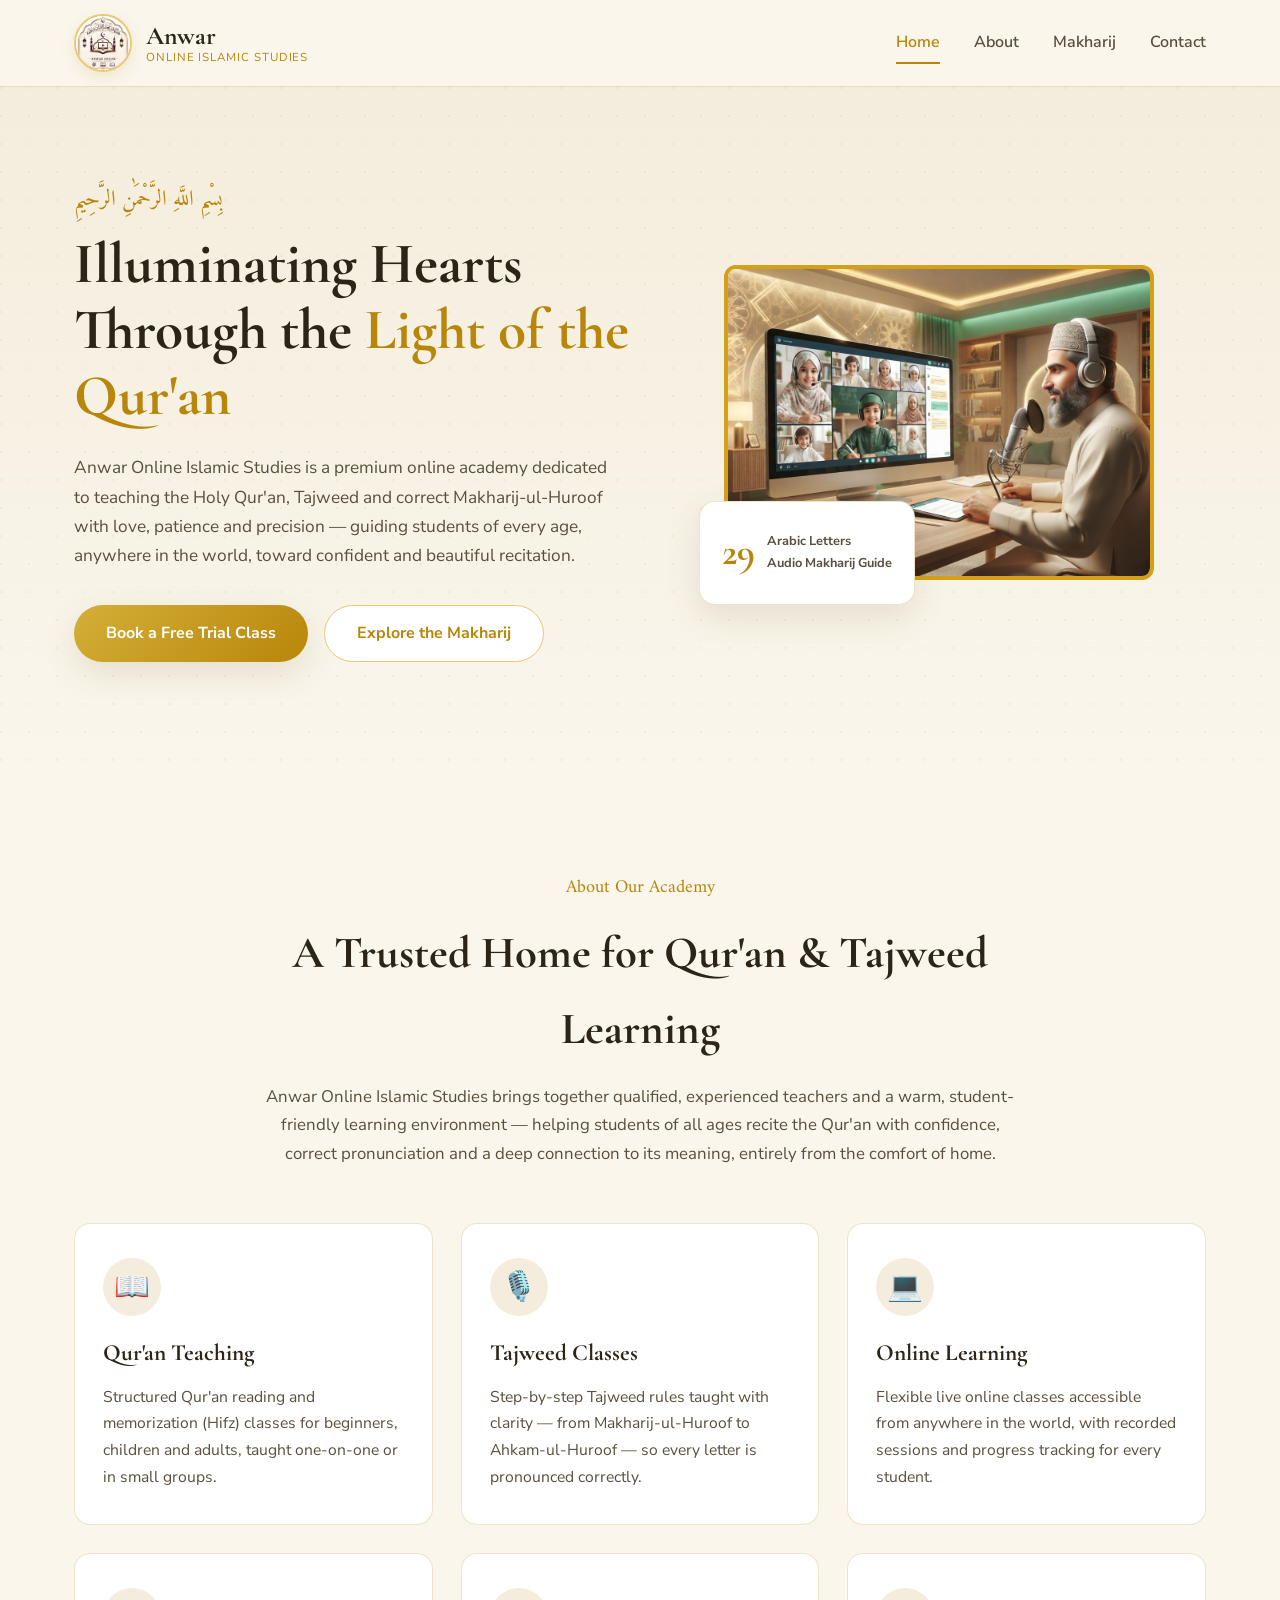
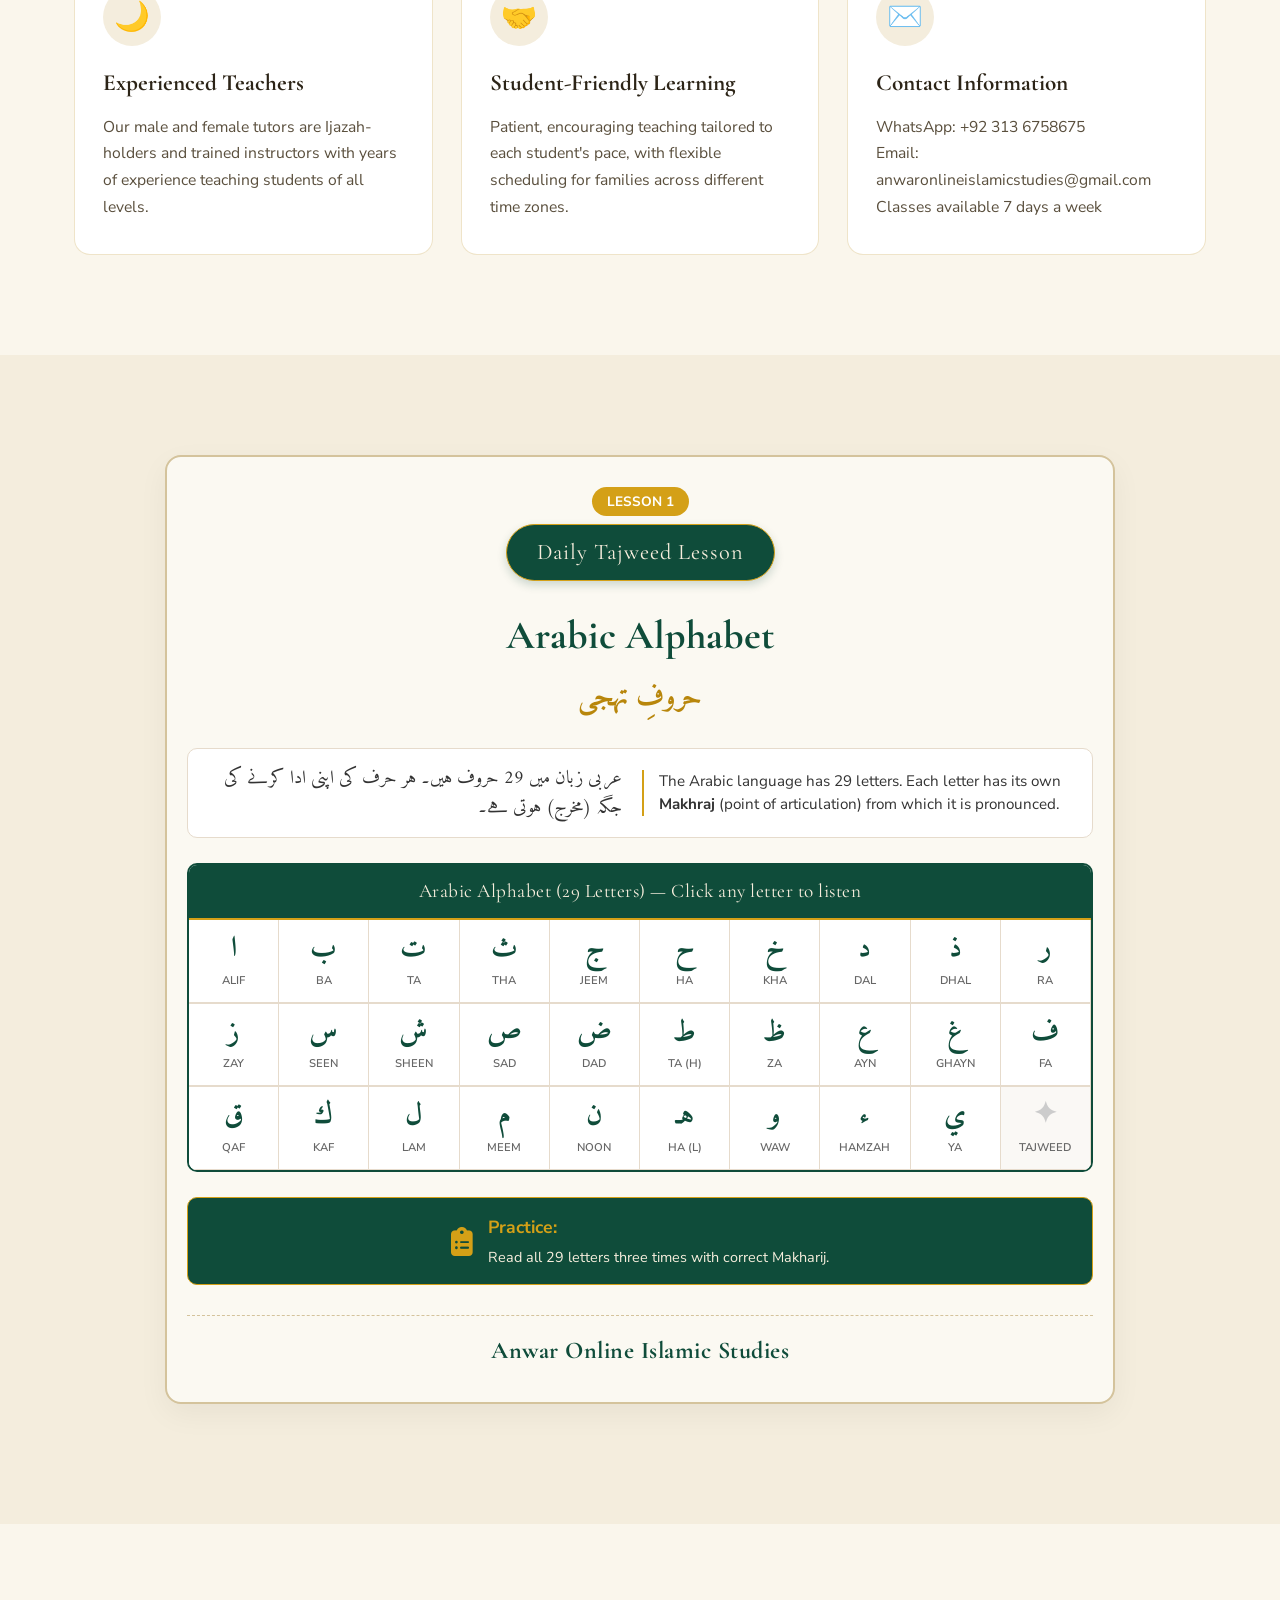
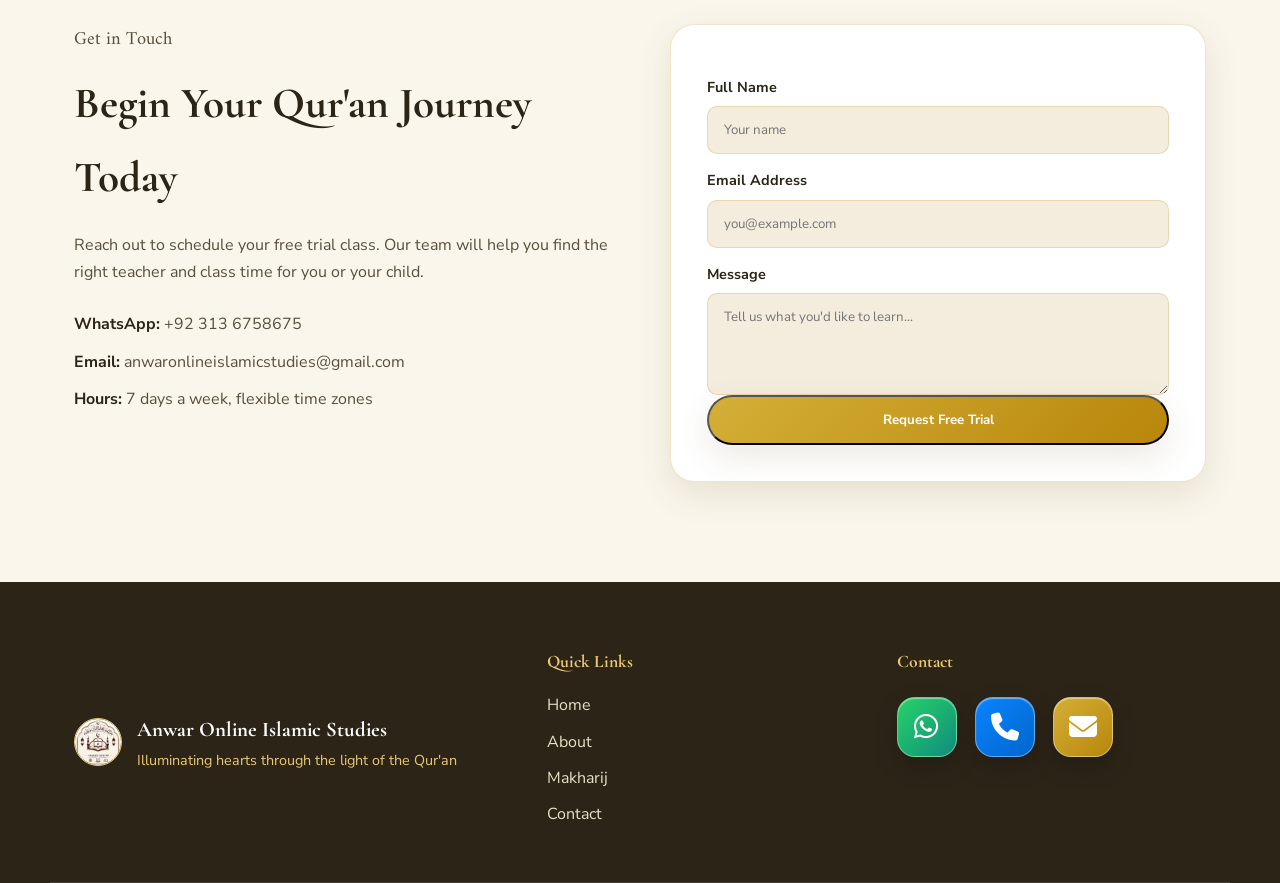
<file: index.html>
<!DOCTYPE html>
<html lang="en" dir="ltr">
<head>
  <meta charset="UTF-8">
  <meta name="viewport" content="width=device-width, initial-scale=1.0">
  <title>Anwar Online Islamic Studies | Daily Tajweed Lesson - Arabic Alphabet</title>
  <meta name="description" content="Anwar Online Islamic Studies — Daily Tajweed Lesson: Arabic Alphabet (حروفِ تہجی) and Makharij audio guide.">
  
  <link rel="stylesheet" href="https://cdnjs.cloudflare.com/ajax/libs/font-awesome/6.5.2/css/all.min.css">

  <!-- Google Fonts -->
  <link rel="preconnect" href="https://fonts.googleapis.com">
  <link rel="preconnect" href="https://fonts.gstatic.com" crossorigin>
  <link href="https://fonts.googleapis.com/css2?family=Amiri:wght@400;700&family=Cormorant+Garamond:wght@500;600;700&family=Nunito+Sans:wght@400;600;700;800&display=swap" rel="stylesheet">

  <link rel="stylesheet" href="style.css">
  
  <!-- Custom Styling inspired by your reference card -->
  <style>
    .makharij-banner-box {
      background: #fbf9f2;
      border: 2px solid #d4c39c;
      border-radius: 16px;
      padding: 30px 20px;
      box-shadow: 0 10px 30px rgba(0,0,0,0.05);
      max-width: 950px;
      margin: 0 auto;
    }
    .lesson-badge-container {
      text-align: center;
      margin-bottom: 20px;
    }
    .lesson-main-title {
      background: #0f4c3a;
      color: #f7eedd;
      display: inline-block;
      padding: 8px 30px;
      border-radius: 30px;
      font-family: 'Cormorant Garamond', serif;
      font-size: 1.4rem;
      letter-spacing: 1px;
      border: 1px solid #d4a017;
      box-shadow: 0 4px 10px rgba(15,76,58,0.2);
    }
    .lesson-sub-badge {
      background: #d4a017;
      color: #ffffff;
      font-size: 0.85rem;
      padding: 3px 15px;
      border-radius: 20px;
      display: inline-block;
      margin-bottom: 8px;
      font-weight: 700;
      text-transform: uppercase;
    }
    .alphabet-heading-area {
      text-align: center;
      margin-bottom: 25px;
    }
    .alphabet-heading-area h2 {
      font-family: 'Cormorant Garamond', serif;
      font-size: 2.5rem;
      color: #0f4c3a;
      margin-bottom: 5px;
    }
    .arabic-sub-heading {
      font-family: 'Amiri', serif;
      font-size: 1.8rem;
      color: #b8860b;
      font-weight: 700;
    }
    .intro-text-row {
      display: flex;
      justify-content: space-between;
      align-items: center;
      background: #ffffff;
      border: 1px solid #e6dbcc;
      border-radius: 10px;
      padding: 15px 20px;
      margin-bottom: 25px;
      gap: 20px;
      font-size: 0.95rem;
      color: #333;
    }
    .intro-text-urdu {
      text-align: right;
      font-family: 'Amiri', serif;
      font-size: 1.15rem;
      line-height: 1.6;
      flex: 1;
    }
    .intro-text-eng {
      text-align: left;
      flex: 1;
      border-left: 2px solid #d4a017;
      padding-left: 15px;
      line-height: 1.5;
    }
    /* Table Grid Styling */
    .arabic-table-container {
      background: #ffffff;
      border: 2px solid #0f4c3a;
      border-radius: 10px;
      overflow: hidden;
      margin-bottom: 25px;
      box-shadow: inset 0 0 10px rgba(0,0,0,0.02);
    }
    .arabic-table-header {
      background: #0f4c3a;
      color: #f7eedd;
      text-align: center;
      padding: 10px;
      font-family: 'Cormorant Garamond', serif;
      font-size: 1.2rem;
      letter-spacing: 0.5px;
      border-bottom: 2px solid #d4a017;
    }
    .arabic-grid-row {
      display: grid;
      grid-template-columns: repeat(10, 1fr);
      border-bottom: 1px solid #e6dbcc;
    }
    .arabic-grid-row:last-child {
      border-bottom: none;
    }
    .makhraj-card-box {
      background: #ffffff;
      border-right: 1px solid #e6dbcc;
      border-bottom: 1px solid #e6dbcc;
      padding: 12px 5px;
      text-align: center;
      cursor: pointer;
      transition: all 0.2s ease;
      display: flex;
      flex-direction: column;
      align-items: center;
      justify-content: center;
    }
    .makhraj-card-box:hover {
      background: #f4ece1;
      transform: translateY(-2px);
    }
    .card-arabic-letter {
      font-family: 'Amiri', serif;
      font-size: 1.8rem;
      color: #0f4c3a;
      font-weight: 700;
      line-height: 1.2;
    }
    .card-letter-name {
      font-size: 0.7rem;
      color: #666;
      margin-top: 4px;
      text-transform: uppercase;
      font-weight: 600;
    }
    /* Practice Box */
    .practice-box {
      background: #0f4c3a;
      color: #ffffff;
      border-radius: 10px;
      padding: 15px 20px;
      display: flex;
      align-items: center;
      justify-content: center;
      gap: 15px;
      border: 1px solid #d4a017;
      margin-bottom: 30px;
    }
    .practice-box i {
      font-size: 1.8rem;
      color: #d4a017;
    }
    .practice-text h4 {
      font-size: 1.1rem;
      color: #d4a017;
      margin-bottom: 2px;
    }
    .practice-text p {
      font-size: 0.9rem;
      color: #f7eedd;
      margin: 0;
    }
    /* Academy Brand Footer Signature */
    .card-academy-signature {
      text-align: center;
      border-top: 1px dashed #d4c39c;
      padding-top: 15px;
      font-family: 'Cormorant Garamond', serif;
      font-size: 1.5rem;
      color: #0f4c3a;
      font-weight: 700;
      letter-spacing: 0.5px;
    }
    @media (max-width: 768px) {
      .arabic-grid-row {
        grid-template-columns: repeat(5, 1fr);
      }
      .intro-text-row {
        flex-direction: column;
      }
      .intro-text-urdu {
        text-align: center;
      }
      .intro-text-eng {
        border-left: none;
        border-top: 2px solid #d4a017;
        padding-left: 0;
        padding-top: 10px;
        text-align: center;
      }
    }
  </style>
</head>
<body>

  <!-- =============================== -->
  <!-- HEADER -->
  <!-- =============================== -->
  <header class="site-header" id="site-header">
    <div class="header-inner container">

      <!-- Academy Logo + Name -->
      <a href="#home" class="brand" aria-label="Anwar Online Islamic Studies — Home">
        <img src="logo.jpeg" 
             alt="Anwar Online Islamic Studies logo" 
             class="brand-logo" 
             width="56" 
             height="56" 
             style="border-radius: 50%; object-fit: cover;" 
             onerror="this.src='https://placehold.co/96x96/f8f3e7/b8860b?text=%E2%98%AA&font=amiri'">
        <span class="brand-name">
          <span class="brand-name-main">Anwar</span>
          <span class="brand-name-sub">Online Islamic Studies</span>
        </span>
      </a>

      <!-- Navigation -->
      <nav class="main-nav" id="main-nav" aria-label="Primary navigation">
        <ul>
          <li><a href="#home" class="nav-link active">Home</a></li>
          <li><a href="#about" class="nav-link">About</a></li>
          <li><a href="#makharij" class="nav-link">Makharij</a></li>
          <li><a href="#contact" class="nav-link">Contact</a></li>
        </ul>
      </nav>

      <!-- Mobile menu toggle -->
      <button class="nav-toggle" id="nav-toggle" aria-label="Toggle navigation menu" aria-expanded="false" aria-controls="main-nav">
        <span></span><span></span><span></span>
      </button>
    </div>
  </header>

  <main>
    <!-- =============================== -->
    <!-- HERO SECTION -->
    <!-- =============================== -->
    <section class="hero" id="home">
      <div class="hero-pattern" aria-hidden="true"></div>
      <div class="container hero-inner">
        <div class="hero-text">
          <p class="eyebrow">بِسْمِ اللَّهِ الرَّحْمَٰنِ الرَّحِيمِ</p>
          <h1>Illuminating Hearts Through the <span>Light of the Qur'an</span></h1>
          <p class="hero-intro">
            Anwar Online Islamic Studies is a premium online academy dedicated to teaching the Holy Qur'an,
            Tajweed and correct Makharij-ul-Huroof with love, patience and precision — guiding students of
            every age, anywhere in the world, toward confident and beautiful recitation.
          </p>
          <div class="hero-cta">
            <a href="#contact" class="btn btn-primary">Book a Free Trial Class</a>
            <a href="#makharij" class="btn btn-ghost">Explore the Makharij</a>
          </div>
        </div>
        <div class="hero-media">
          <img src="banner.jpg" alt="Banner" class="hero-img" style="width:430px; height:315px; object-fit:cover; border-radius:12px; border:4px solid #d4a017;">
          <div class="hero-badge">
            <span class="hero-badge-number">29</span>
            <span class="hero-badge-label">Arabic Letters<br>Audio Makharij Guide</span>
          </div>
        </div>
      </div>
    </section>

    <!-- =============================== -->
    <!-- ABOUT SECTION -->
    <!-- =============================== -->
    <section class="about" id="about">
      <div class="container">
        <div class="section-head">
          <p class="eyebrow">About Our Academy</p>
          <h2>A Trusted Home for Qur'an &amp; Tajweed Learning</h2>
          <p class="section-lead">
            Anwar Online Islamic Studies brings together qualified, experienced teachers and a warm, student-friendly
            learning environment — helping students of all ages recite the Qur'an with confidence, correct pronunciation
            and a deep connection to its meaning, entirely from the comfort of home.
          </p>
        </div>

        <div class="about-grid">
          <article class="about-card">
            <div class="about-icon" aria-hidden="true">📖</div>
            <h3>Qur'an Teaching</h3>
            <p>Structured Qur'an reading and memorization (Hifz) classes for beginners, children and adults, taught one-on-one or in small groups.</p>
          </article>

          <article class="about-card">
            <div class="about-icon" aria-hidden="true">🎙️</div>
            <h3>Tajweed Classes</h3>
            <p>Step-by-step Tajweed rules taught with clarity — from Makharij-ul-Huroof to Ahkam-ul-Huroof — so every letter is pronounced correctly.</p>
          </article>

          <article class="about-card">
            <div class="about-icon" aria-hidden="true">💻</div>
            <h3>Online Learning</h3>
            <p>Flexible live online classes accessible from anywhere in the world, with recorded sessions and progress tracking for every student.</p>
          </article>

          <article class="about-card">
            <div class="about-icon" aria-hidden="true">🌙</div>
            <h3>Experienced Teachers</h3>
            <p>Our male and female tutors are Ijazah-holders and trained instructors with years of experience teaching students of all levels.</p>
          </article>

          <article class="about-card">
            <div class="about-icon" aria-hidden="true">🤝</div>
            <h3>Student-Friendly Learning</h3>
            <p>Patient, encouraging teaching tailored to each student's pace, with flexible scheduling for families across different time zones.</p>
          </article>

          <article class="about-card about-card-contact">
            <div class="about-icon" aria-hidden="true">✉️</div>
            <h3>Contact Information</h3>
            <p>
              WhatsApp: +92 313 6758675<br>
              Email: anwaronlineislamicstudies@gmail.com<br>
              Classes available 7 days a week
            </p>
          </article>
        </div>
      </div>
    </section>

    <!-- =============================== -->
    <!-- MAKHARIJ SECTION (EXACT DESIGN MATCH) -->
    <!-- =============================== -->
    <section class="makharij" id="makharij">
      <div class="container">
        
        <div class="makharij-banner-box">
          <!-- Lesson Top Badge -->
          <div class="lesson-badge-container">
            <span class="lesson-sub-badge">Lesson 1</span><br>
            <span class="lesson-main-title">Daily Tajweed Lesson</span>
          </div>

          <!-- Main Arabic Alphabet Heading -->
          <div class="alphabet-heading-area">
            <h2>Arabic Alphabet</h2>
            <div class="arabic-sub-heading">حروفِ تہجی</div>
          </div>

          <!-- Description Box (Urdu & English) -->
          <div class="intro-text-row">
            <div class="intro-text-urdu">
              عربی زبان میں 29 حروف ہیں۔ ہر حرف کی اپنی ادا کرنے کی جگہ (مخرج) ہوتی ہے۔
            </div>
            <div class="intro-text-eng">
              The Arabic language has 29 letters. Each letter has its own <strong>Makhraj</strong> (point of articulation) from which it is pronounced.
            </div>
          </div>

          <!-- 29 Letters Structured Table Grid with Audio Playback -->
          <div class="arabic-table-container">
            <div class="arabic-table-header">Arabic Alphabet (29 Letters) — Click any letter to listen</div>
            
            <!-- Row 1 -->
            <div class="arabic-grid-row">
              <div class="makhraj-card-box" onclick="playLetterAudio('alif')">
                <span class="card-arabic-letter">ا</span>
                <span class="card-letter-name">Alif</span>
                <audio id="audio-alif" src="Letter_Alif_To_Ya/alif.mp3"></audio>
              </div>
              <div class="makhraj-card-box" onclick="playLetterAudio('baa')">
                <span class="card-arabic-letter">ب</span>
                <span class="card-letter-name">Ba</span>
                <audio id="audio-baa" src="Letter_Alif_To_Ya/baa.mp3"></audio>
              </div>
              <div class="makhraj-card-box" onclick="playLetterAudio('taa')">
                <span class="card-arabic-letter">ت</span>
                <span class="card-letter-name">Ta</span>
                <audio id="audio-taa" src="Letter_Alif_To_Ya/taa.mp3"></audio>
              </div>
              <div class="makhraj-card-box" onclick="playLetterAudio('thaa')">
                <span class="card-arabic-letter">ث</span>
                <span class="card-letter-name">Tha</span>
                <audio id="audio-thaa" src="Letter_Alif_To_Ya/thaa.mp3"></audio>
              </div>
              <div class="makhraj-card-box" onclick="playLetterAudio('jeem')">
                <span class="card-arabic-letter">ج</span>
                <span class="card-letter-name">Jeem</span>
                <audio id="audio-jeem" src="Letter_Alif_To_Ya/jeem.mp3"></audio>
              </div>
              <div class="makhraj-card-box" onclick="playLetterAudio('haa')">
                <span class="card-arabic-letter">ح</span>
                <span class="card-letter-name">Ha</span>
                <audio id="audio-haa" src="Letter_Alif_To_Ya/haa.mp3"></audio>
              </div>
              <div class="makhraj-card-box" onclick="playLetterAudio('khaa')">
                <span class="card-arabic-letter">خ</span>
                <span class="card-letter-name">Kha</span>
                <audio id="audio-khaa" src="Letter_Alif_To_Ya/khaa.mp3"></audio>
              </div>
              <div class="makhraj-card-box" onclick="playLetterAudio('daal')">
                <span class="card-arabic-letter">د</span>
                <span class="card-letter-name">Dal</span>
                <audio id="audio-daal" src="Letter_Alif_To_Ya/daal.mp3"></audio>
              </div>
              <div class="makhraj-card-box" onclick="playLetterAudio('zhaal')">
                <span class="card-arabic-letter">ذ</span>
                <span class="card-letter-name">Dhal</span>
                <audio id="audio-zhaal" src="Letter_Alif_To_Ya/zhaal.mp3"></audio>
              </div>
              <div class="makhraj-card-box" onclick="playLetterAudio('raa')">
                <span class="card-arabic-letter">ر</span>
                <span class="card-letter-name">Ra</span>
                <audio id="audio-raa" src="Letter_Alif_To_Ya/raa.mp3"></audio>
              </div>
            </div>

            <!-- Row 2 -->
            <div class="arabic-grid-row">
              <div class="makhraj-card-box" onclick="playLetterAudio('zaa')">
                <span class="card-arabic-letter">ز</span>
                <span class="card-letter-name">Zay</span>
                <audio id="audio-zaa" src="Letter_Alif_To_Ya/zaa.mp3"></audio>
              </div>
              <div class="makhraj-card-box" onclick="playLetterAudio('seen')">
                <span class="card-arabic-letter">س</span>
                <span class="card-letter-name">Seen</span>
                <audio id="audio-seen" src="Letter_Alif_To_Ya/seen.mp3"></audio>
              </div>
              <div class="makhraj-card-box" onclick="playLetterAudio('sheen')">
                <span class="card-arabic-letter">ش</span>
                <span class="card-letter-name">Sheen</span>
                <audio id="audio-sheen" src="Letter_Alif_To_Ya/sheen.mp3"></audio>
              </div>
              <div class="makhraj-card-box" onclick="playLetterAudio('saad')">
                <span class="card-arabic-letter">ص</span>
                <span class="card-letter-name">Sad</span>
                <audio id="audio-saad" src="Letter_Alif_To_Ya/saad.mp3"></audio>
              </div>
              <div class="makhraj-card-box" onclick="playLetterAudio('dhaad')">
                <span class="card-arabic-letter">ض</span>
                <span class="card-letter-name">Dad</span>
                <audio id="audio-dhaad" src="Letter_Alif_To_Ya/dhaad.mp3"></audio>
              </div>
              <div class="makhraj-card-box" onclick="playLetterAudio('toa')">
                <span class="card-arabic-letter">ط</span>
                <span class="card-letter-name">Ta (H)</span>
                <audio id="audio-toa" src="Letter_Alif_To_Ya/toa.mp3"></audio>
              </div>
              <div class="makhraj-card-box" onclick="playLetterAudio('zhoa')">
                <span class="card-arabic-letter">ظ</span>
                <span class="card-letter-name">Za</span>
                <audio id="audio-zhoa" src="Letter_Alif_To_Ya/zhoa.mp3"></audio>
              </div>
              <div class="makhraj-card-box" onclick="playLetterAudio('ain')">
                <span class="card-arabic-letter">ع</span>
                <span class="card-letter-name">Ayn</span>
                <audio id="audio-ain" src="Letter_Alif_To_Ya/ain.mp3"></audio>
              </div>
              <div class="makhraj-card-box" onclick="playLetterAudio('ghain')">
                <span class="card-arabic-letter">غ</span>
                <span class="card-letter-name">Ghayn</span>
                <audio id="audio-ghain" src="Letter_Alif_To_Ya/ghain.mp3"></audio>
              </div>
              <div class="makhraj-card-box" onclick="playLetterAudio('faa')">
                <span class="card-arabic-letter">ف</span>
                <span class="card-letter-name">Fa</span>
                <audio id="audio-faa" src="Letter_Alif_To_Ya/faa.mp3"></audio>
              </div>
            </div>

            <!-- Row 3 -->
            <div class="arabic-grid-row">
              <div class="makhraj-card-box" onclick="playLetterAudio('qaaf')">
                <span class="card-arabic-letter">ق</span>
                <span class="card-letter-name">Qaf</span>
                <audio id="audio-qaaf" src="Letter_Alif_To_Ya/qaaf.mp3"></audio>
              </div>
              <div class="makhraj-card-box" onclick="playLetterAudio('kaaf')">
                <span class="card-arabic-letter">ك</span>
                <span class="card-letter-name">Kaf</span>
                <audio id="audio-kaaf" src="Letter_Alif_To_Ya/kaaf.mp3"></audio>
              </div>
              <div class="makhraj-card-box" onclick="playLetterAudio('laam')">
                <span class="card-arabic-letter">ل</span>
                <span class="card-letter-name">Lam</span>
                <audio id="audio-laam" src="Letter_Alif_To_Ya/laam.mp3"></audio>
              </div>
              <div class="makhraj-card-box" onclick="playLetterAudio('meem')">
                <span class="card-arabic-letter">م</span>
                <span class="card-letter-name">Meem</span>
                <audio id="audio-meem" src="Letter_Alif_To_Ya/meem.mp3"></audio>
              </div>
              <div class="makhraj-card-box" onclick="playLetterAudio('noon')">
                <span class="card-arabic-letter">ن</span>
                <span class="card-letter-name">Noon</span>
                <audio id="audio-noon" src="Letter_Alif_To_Ya/noon.mp3"></audio>
              </div>
              <div class="makhraj-card-box" onclick="playLetterAudio('haa2')">
                <span class="card-arabic-letter">هـ</span>
                <span class="card-letter-name">Ha (L)</span>
                <audio id="audio-haa2" src="Letter_Alif_To_Ya/haa2.mp3"></audio>
              </div>
              <div class="makhraj-card-box" onclick="playLetterAudio('waw')">
                <span class="card-arabic-letter">و</span>
                <span class="card-letter-name">Waw</span>
                <audio id="audio-waw" src="Letter_Alif_To_Ya/waw.mp3"></audio>
              </div>
              <div class="makhraj-card-box" onclick="playLetterAudio('hamzah')">
                <span class="card-arabic-letter">ء</span>
                <span class="card-letter-name">Hamzah</span>
                <audio id="audio-hamzah" src="Letter_Alif_To_Ya/hamzah.mp3"></audio>
              </div>
              <div class="makhraj-card-box" onclick="playLetterAudio('yaa')">
                <span class="card-arabic-letter">ي</span>
                <span class="card-letter-name">Ya</span>
                <audio id="audio-yaa" src="Letter_Alif_To_Ya/yaa.mp3"></audio>
              </div>
              <!-- Empty placeholder cell to complete grid look -->
              <div class="makhraj-card-box" style="background: #faf8f5; cursor: default;">
                <span class="card-arabic-letter" style="color: #ccc;">✦</span>
                <span class="card-letter-name">Tajweed</span>
              </div>
            </div>
          </div>

          <!-- Practice Box -->
          <div class="practice-box">
            <i class="fa-solid fa-clipboard-list"></i>
            <div class="practice-text">
              <h4>Practice:</h4>
              <p>Read all 29 letters three times with correct Makharij.</p>
            </div>
          </div>

          <!-- Academy Signature Footer -->
          <div class="card-academy-signature">
            Anwar Online Islamic Studies
          </div>
        </div>

        <script>
          function playLetterAudio(letterId) {
            document.querySelectorAll('audio').forEach(audio => {
              audio.pause();
              audio.currentTime = 0;
            });
            const selectedAudio = document.getElementById('audio-' + letterId);
            if (selectedAudio) {
              selectedAudio.play().catch(e => console.log("Audio play blocked or missing file:", e));
            }
          }
        </script>

      </div>
    </section>

    <!-- =============================== -->
    <!-- CONTACT / CTA SECTION -->
    <!-- =============================== -->
    <section class="contact" id="contact">
      <div class="container contact-inner">
        <div class="contact-text">
          <p class="eyebrow">Get in Touch</p>
          <h2>Begin Your Qur'an Journey Today</h2>
          <p>Reach out to schedule your free trial class. Our team will help you find the right teacher and class time for you or your child.</p>
          <ul class="contact-list">
            <li><strong>WhatsApp:</strong> +92 313 6758675</li>
            <li><strong>Email:</strong> anwaronlineislamicstudies@gmail.com</li>
            <li><strong>Hours:</strong> 7 days a week, flexible time zones</li>
          </ul>
        </div>
        <form class="contact-form" id="contact-form">
          <label for="name">Full Name</label>
          <input type="text" id="name" name="name" placeholder="Your name" required>

          <label for="email">Email Address</label>
          <input type="email" id="email" name="email" placeholder="you@example.com" required>

          <label for="message">Message</label>
          <textarea id="message" name="message" rows="4" placeholder="Tell us what you'd like to learn..." required></textarea>

          <button type="submit" class="btn btn-primary btn-block">Request Free Trial</button>
          <p class="form-note" id="form-note" hidden>Jazak Allahu Khairan! Your message has been noted — we will contact you soon.</p>
        </form>
      </div>
    </section>
  </main>

  <!-- =============================== -->
  <!-- FOOTER -->
  <!-- =============================== -->
  <footer class="site-footer">
    <div class="container footer-inner">
      <div class="footer-brand">
        <img src="logo.jpg" alt="Anwar Online Islamic Studies logo" width="48" height="48" style="border-radius: 50%; object-fit: cover;">
        <div>
          <p class="footer-name">Anwar Online Islamic Studies</p>
          <p class="footer-tagline">Illuminating hearts through the light of the Qur'an</p>
        </div>
      </div>

      <div class="footer-links">
        <h4>Quick Links</h4>
        <ul>
          <li><a href="#home">Home</a></li>
          <li><a href="#about">About</a></li>
          <li><a href="#makharij">Makharij</a></li>
          <li><a href="#contact">Contact</a></li>
        </ul>
      </div>

      <div class="footer-contact">
        <h4>Contact</h4>
        <div class="social-icons">
          <a href="https://wa.me/923136758675" target="_blank" rel="noopener noreferrer" aria-label="WhatsApp">
            <i class="fa-brands fa-whatsapp"></i>
          </a>
          <a href="tel:03000272348" aria-label="Call">
            <i class="fa-solid fa-phone"></i>
          </a>
          <a href="mailto:anwaronlineislamicstudies@gmail.com" aria-label="Email">
            <i class="fa-solid fa-envelope"></i>
          </a>
        </div>
      </div>
    </div>
  </footer>
</body>
</html>
</file>
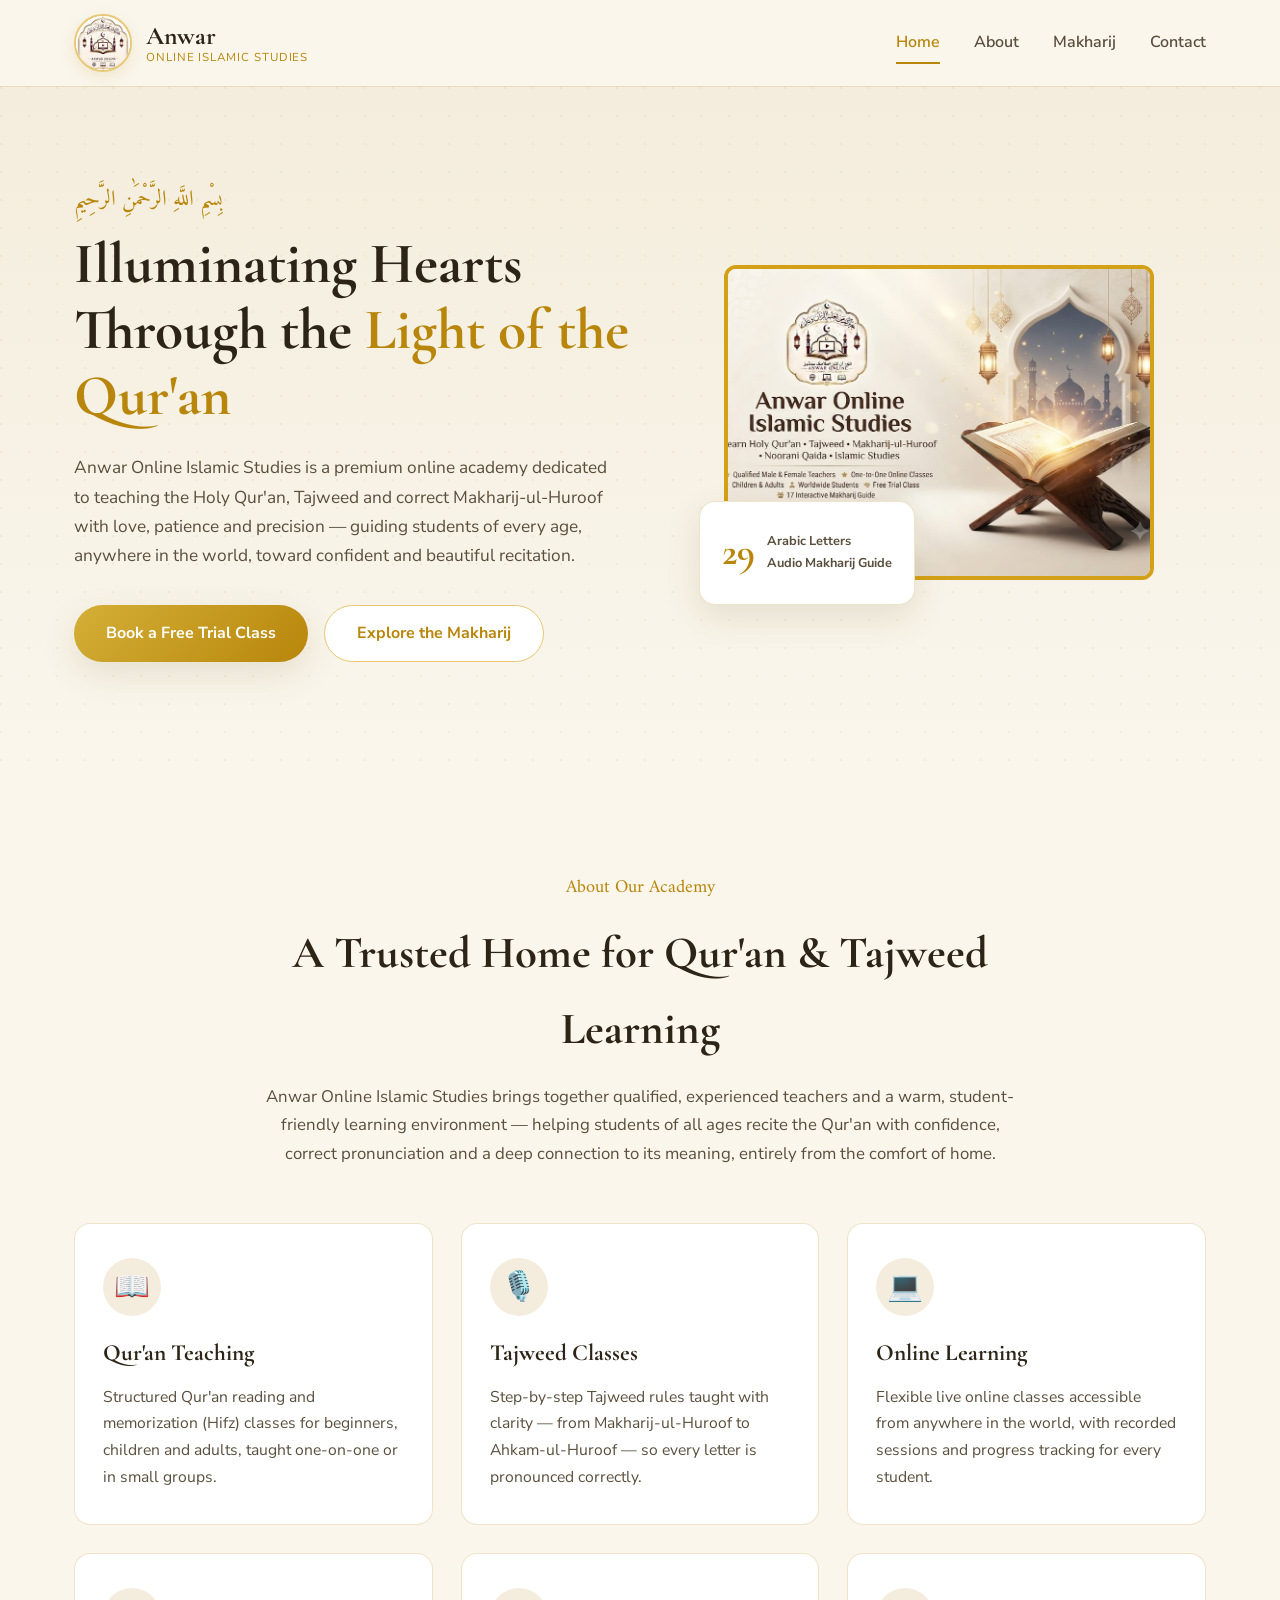
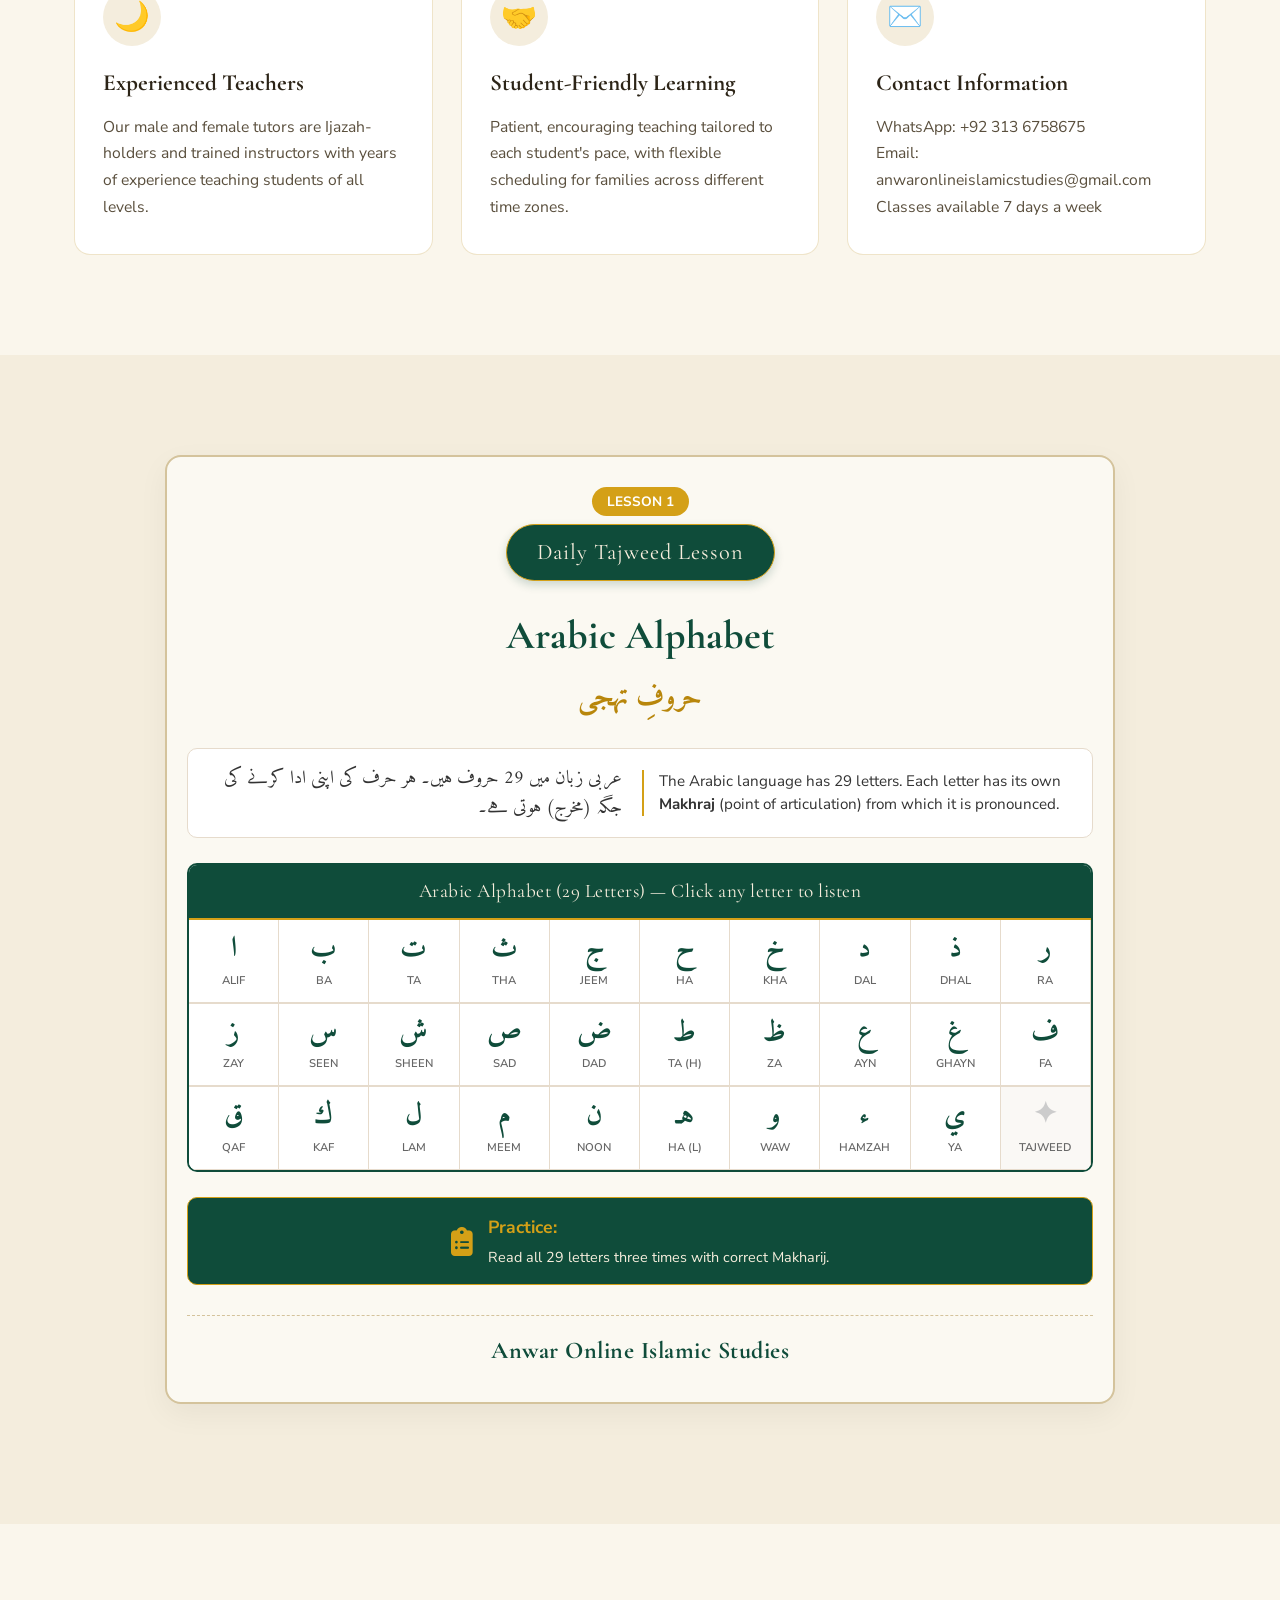
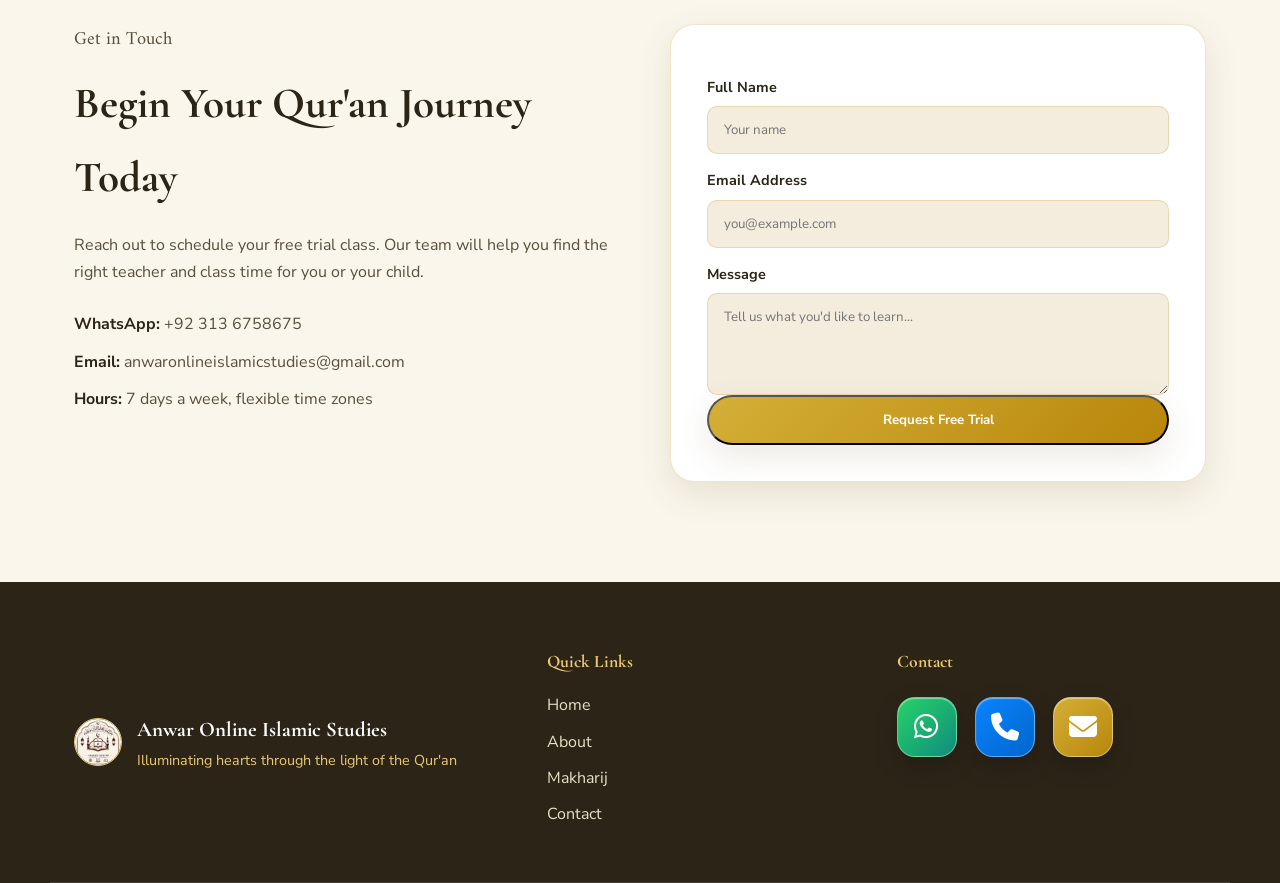
<file: index.html.html>
<!DOCTYPE html>
<html lang="en" dir="ltr">
<head>
  <meta charset="UTF-8">
  <meta name="viewport" content="width=device-width, initial-scale=1.0">
  <title>Anwar Online Islamic Studies | Daily Tajweed Lesson - Arabic Alphabet</title>
  <meta name="description" content="Anwar Online Islamic Studies — Daily Tajweed Lesson: Arabic Alphabet (حروفِ تہجی) and Makharij audio guide.">
  
  <link rel="stylesheet" href="https://cdnjs.cloudflare.com/ajax/libs/font-awesome/6.5.2/css/all.min.css">

  <!-- Google Fonts -->
  <link rel="preconnect" href="https://fonts.googleapis.com">
  <link rel="preconnect" href="https://fonts.gstatic.com" crossorigin>
  <link href="https://fonts.googleapis.com/css2?family=Amiri:wght@400;700&family=Cormorant+Garamond:wght@500;600;700&family=Nunito+Sans:wght@400;600;700;800&display=swap" rel="stylesheet">

  <link rel="stylesheet" href="style.css">
  
  <!-- Custom Styling inspired by your reference card -->
  <style>
    .makharij-banner-box {
      background: #fbf9f2;
      border: 2px solid #d4c39c;
      border-radius: 16px;
      padding: 30px 20px;
      box-shadow: 0 10px 30px rgba(0,0,0,0.05);
      max-width: 950px;
      margin: 0 auto;
    }
    .lesson-badge-container {
      text-align: center;
      margin-bottom: 20px;
    }
    .lesson-main-title {
      background: #0f4c3a;
      color: #f7eedd;
      display: inline-block;
      padding: 8px 30px;
      border-radius: 30px;
      font-family: 'Cormorant Garamond', serif;
      font-size: 1.4rem;
      letter-spacing: 1px;
      border: 1px solid #d4a017;
      box-shadow: 0 4px 10px rgba(15,76,58,0.2);
    }
    .lesson-sub-badge {
      background: #d4a017;
      color: #ffffff;
      font-size: 0.85rem;
      padding: 3px 15px;
      border-radius: 20px;
      display: inline-block;
      margin-bottom: 8px;
      font-weight: 700;
      text-transform: uppercase;
    }
    .alphabet-heading-area {
      text-align: center;
      margin-bottom: 25px;
    }
    .alphabet-heading-area h2 {
      font-family: 'Cormorant Garamond', serif;
      font-size: 2.5rem;
      color: #0f4c3a;
      margin-bottom: 5px;
    }
    .arabic-sub-heading {
      font-family: 'Amiri', serif;
      font-size: 1.8rem;
      color: #b8860b;
      font-weight: 700;
    }
    .intro-text-row {
      display: flex;
      justify-content: space-between;
      align-items: center;
      background: #ffffff;
      border: 1px solid #e6dbcc;
      border-radius: 10px;
      padding: 15px 20px;
      margin-bottom: 25px;
      gap: 20px;
      font-size: 0.95rem;
      color: #333;
    }
    .intro-text-urdu {
      text-align: right;
      font-family: 'Amiri', serif;
      font-size: 1.15rem;
      line-height: 1.6;
      flex: 1;
    }
    .intro-text-eng {
      text-align: left;
      flex: 1;
      border-left: 2px solid #d4a017;
      padding-left: 15px;
      line-height: 1.5;
    }
    /* Table Grid Styling */
    .arabic-table-container {
      background: #ffffff;
      border: 2px solid #0f4c3a;
      border-radius: 10px;
      overflow: hidden;
      margin-bottom: 25px;
      box-shadow: inset 0 0 10px rgba(0,0,0,0.02);
    }
    .arabic-table-header {
      background: #0f4c3a;
      color: #f7eedd;
      text-align: center;
      padding: 10px;
      font-family: 'Cormorant Garamond', serif;
      font-size: 1.2rem;
      letter-spacing: 0.5px;
      border-bottom: 2px solid #d4a017;
    }
    .arabic-grid-row {
      display: grid;
      grid-template-columns: repeat(10, 1fr);
      border-bottom: 1px solid #e6dbcc;
    }
    .arabic-grid-row:last-child {
      border-bottom: none;
    }
    .makhraj-card-box {
      background: #ffffff;
      border-right: 1px solid #e6dbcc;
      border-bottom: 1px solid #e6dbcc;
      padding: 12px 5px;
      text-align: center;
      cursor: pointer;
      transition: all 0.2s ease;
      display: flex;
      flex-direction: column;
      align-items: center;
      justify-content: center;
    }
    .makhraj-card-box:hover {
      background: #f4ece1;
      transform: translateY(-2px);
    }
    .card-arabic-letter {
      font-family: 'Amiri', serif;
      font-size: 1.8rem;
      color: #0f4c3a;
      font-weight: 700;
      line-height: 1.2;
    }
    .card-letter-name {
      font-size: 0.7rem;
      color: #666;
      margin-top: 4px;
      text-transform: uppercase;
      font-weight: 600;
    }
    /* Practice Box */
    .practice-box {
      background: #0f4c3a;
      color: #ffffff;
      border-radius: 10px;
      padding: 15px 20px;
      display: flex;
      align-items: center;
      justify-content: center;
      gap: 15px;
      border: 1px solid #d4a017;
      margin-bottom: 30px;
    }
    .practice-box i {
      font-size: 1.8rem;
      color: #d4a017;
    }
    .practice-text h4 {
      font-size: 1.1rem;
      color: #d4a017;
      margin-bottom: 2px;
    }
    .practice-text p {
      font-size: 0.9rem;
      color: #f7eedd;
      margin: 0;
    }
    /* Academy Brand Footer Signature */
    .card-academy-signature {
      text-align: center;
      border-top: 1px dashed #d4c39c;
      padding-top: 15px;
      font-family: 'Cormorant Garamond', serif;
      font-size: 1.5rem;
      color: #0f4c3a;
      font-weight: 700;
      letter-spacing: 0.5px;
    }
    @media (max-width: 768px) {
      .arabic-grid-row {
        grid-template-columns: repeat(5, 1fr);
      }
      .intro-text-row {
        flex-direction: column;
      }
      .intro-text-urdu {
        text-align: center;
      }
      .intro-text-eng {
        border-left: none;
        border-top: 2px solid #d4a017;
        padding-left: 0;
        padding-top: 10px;
        text-align: center;
      }
    }
  </style>
</head>
<body>

  <!-- =============================== -->
  <!-- HEADER -->
  <!-- =============================== -->
  <header class="site-header" id="site-header">
    <div class="header-inner container">

      <!-- Academy Logo + Name -->
      <a href="#home" class="brand" aria-label="Anwar Online Islamic Studies — Home">
        <img src="logo.png.jpeg" 
             alt="Anwar Online Islamic Studies logo" 
             class="brand-logo" 
             width="56" 
             height="56" 
             style="border-radius: 50%; object-fit: cover;" 
             onerror="this.src='https://placehold.co/96x96/f8f3e7/b8860b?text=%E2%98%AA&font=amiri'">
        <span class="brand-name">
          <span class="brand-name-main">Anwar</span>
          <span class="brand-name-sub">Online Islamic Studies</span>
        </span>
      </a>

      <!-- Navigation -->
      <nav class="main-nav" id="main-nav" aria-label="Primary navigation">
        <ul>
          <li><a href="#home" class="nav-link active">Home</a></li>
          <li><a href="#about" class="nav-link">About</a></li>
          <li><a href="#makharij" class="nav-link">Makharij</a></li>
          <li><a href="#contact" class="nav-link">Contact</a></li>
        </ul>
      </nav>

      <!-- Mobile menu toggle -->
      <button class="nav-toggle" id="nav-toggle" aria-label="Toggle navigation menu" aria-expanded="false" aria-controls="main-nav">
        <span></span><span></span><span></span>
      </button>
    </div>
  </header>

  <main>
    <!-- =============================== -->
    <!-- HERO SECTION -->
    <!-- =============================== -->
    <section class="hero" id="home">
      <div class="hero-pattern" aria-hidden="true"></div>
      <div class="container hero-inner">
        <div class="hero-text">
          <p class="eyebrow">بِسْمِ اللَّهِ الرَّحْمَٰنِ الرَّحِيمِ</p>
          <h1>Illuminating Hearts Through the <span>Light of the Qur'an</span></h1>
          <p class="hero-intro">
            Anwar Online Islamic Studies is a premium online academy dedicated to teaching the Holy Qur'an,
            Tajweed and correct Makharij-ul-Huroof with love, patience and precision — guiding students of
            every age, anywhere in the world, toward confident and beautiful recitation.
          </p>
          <div class="hero-cta">
            <a href="#contact" class="btn btn-primary">Book a Free Trial Class</a>
            <a href="#makharij" class="btn btn-ghost">Explore the Makharij</a>
          </div>
        </div>
        <div class="hero-media">
          <img src="banner.png.jpeg" alt="Banner" class="hero-img" style="width:430px; height:315px; object-fit:cover; border-radius:12px; border:4px solid #d4a017;">
          <div class="hero-badge">
            <span class="hero-badge-number">29</span>
            <span class="hero-badge-label">Arabic Letters<br>Audio Makharij Guide</span>
          </div>
        </div>
      </div>
    </section>

    <!-- =============================== -->
    <!-- ABOUT SECTION -->
    <!-- =============================== -->
    <section class="about" id="about">
      <div class="container">
        <div class="section-head">
          <p class="eyebrow">About Our Academy</p>
          <h2>A Trusted Home for Qur'an &amp; Tajweed Learning</h2>
          <p class="section-lead">
            Anwar Online Islamic Studies brings together qualified, experienced teachers and a warm, student-friendly
            learning environment — helping students of all ages recite the Qur'an with confidence, correct pronunciation
            and a deep connection to its meaning, entirely from the comfort of home.
          </p>
        </div>

        <div class="about-grid">
          <article class="about-card">
            <div class="about-icon" aria-hidden="true">📖</div>
            <h3>Qur'an Teaching</h3>
            <p>Structured Qur'an reading and memorization (Hifz) classes for beginners, children and adults, taught one-on-one or in small groups.</p>
          </article>

          <article class="about-card">
            <div class="about-icon" aria-hidden="true">🎙️</div>
            <h3>Tajweed Classes</h3>
            <p>Step-by-step Tajweed rules taught with clarity — from Makharij-ul-Huroof to Ahkam-ul-Huroof — so every letter is pronounced correctly.</p>
          </article>

          <article class="about-card">
            <div class="about-icon" aria-hidden="true">💻</div>
            <h3>Online Learning</h3>
            <p>Flexible live online classes accessible from anywhere in the world, with recorded sessions and progress tracking for every student.</p>
          </article>

          <article class="about-card">
            <div class="about-icon" aria-hidden="true">🌙</div>
            <h3>Experienced Teachers</h3>
            <p>Our male and female tutors are Ijazah-holders and trained instructors with years of experience teaching students of all levels.</p>
          </article>

          <article class="about-card">
            <div class="about-icon" aria-hidden="true">🤝</div>
            <h3>Student-Friendly Learning</h3>
            <p>Patient, encouraging teaching tailored to each student's pace, with flexible scheduling for families across different time zones.</p>
          </article>

          <article class="about-card about-card-contact">
            <div class="about-icon" aria-hidden="true">✉️</div>
            <h3>Contact Information</h3>
            <p>
              WhatsApp: +92 313 6758675<br>
              Email: anwaronlineislamicstudies@gmail.com<br>
              Classes available 7 days a week
            </p>
          </article>
        </div>
      </div>
    </section>

    <!-- =============================== -->
    <!-- MAKHARIJ SECTION (EXACT DESIGN MATCH) -->
    <!-- =============================== -->
    <section class="makharij" id="makharij">
      <div class="container">
        
        <div class="makharij-banner-box">
          <!-- Lesson Top Badge -->
          <div class="lesson-badge-container">
            <span class="lesson-sub-badge">Lesson 1</span><br>
            <span class="lesson-main-title">Daily Tajweed Lesson</span>
          </div>

          <!-- Main Arabic Alphabet Heading -->
          <div class="alphabet-heading-area">
            <h2>Arabic Alphabet</h2>
            <div class="arabic-sub-heading">حروفِ تہجی</div>
          </div>

          <!-- Description Box (Urdu & English) -->
          <div class="intro-text-row">
            <div class="intro-text-urdu">
              عربی زبان میں 29 حروف ہیں۔ ہر حرف کی اپنی ادا کرنے کی جگہ (مخرج) ہوتی ہے۔
            </div>
            <div class="intro-text-eng">
              The Arabic language has 29 letters. Each letter has its own <strong>Makhraj</strong> (point of articulation) from which it is pronounced.
            </div>
          </div>

          <!-- 29 Letters Structured Table Grid with Audio Playback -->
          <div class="arabic-table-container">
            <div class="arabic-table-header">Arabic Alphabet (29 Letters) — Click any letter to listen</div>
            
            <!-- Row 1 -->
            <div class="arabic-grid-row">
              <div class="makhraj-card-box" onclick="playLetterAudio('alif')">
                <span class="card-arabic-letter">ا</span>
                <span class="card-letter-name">Alif</span>
                <audio id="audio-alif" src="Letter_Alif_To_Ya/alif.mp3"></audio>
              </div>
              <div class="makhraj-card-box" onclick="playLetterAudio('baa')">
                <span class="card-arabic-letter">ب</span>
                <span class="card-letter-name">Ba</span>
                <audio id="audio-baa" src="Letter_Alif_To_Ya/baa.mp3"></audio>
              </div>
              <div class="makhraj-card-box" onclick="playLetterAudio('taa')">
                <span class="card-arabic-letter">ت</span>
                <span class="card-letter-name">Ta</span>
                <audio id="audio-taa" src="Letter_Alif_To_Ya/taa.mp3"></audio>
              </div>
              <div class="makhraj-card-box" onclick="playLetterAudio('thaa')">
                <span class="card-arabic-letter">ث</span>
                <span class="card-letter-name">Tha</span>
                <audio id="audio-thaa" src="Letter_Alif_To_Ya/thaa.mp3"></audio>
              </div>
              <div class="makhraj-card-box" onclick="playLetterAudio('jeem')">
                <span class="card-arabic-letter">ج</span>
                <span class="card-letter-name">Jeem</span>
                <audio id="audio-jeem" src="Letter_Alif_To_Ya/jeem.mp3"></audio>
              </div>
              <div class="makhraj-card-box" onclick="playLetterAudio('haa')">
                <span class="card-arabic-letter">ح</span>
                <span class="card-letter-name">Ha</span>
                <audio id="audio-haa" src="Letter_Alif_To_Ya/haa.mp3"></audio>
              </div>
              <div class="makhraj-card-box" onclick="playLetterAudio('khaa')">
                <span class="card-arabic-letter">خ</span>
                <span class="card-letter-name">Kha</span>
                <audio id="audio-khaa" src="Letter_Alif_To_Ya/khaa.mp3"></audio>
              </div>
              <div class="makhraj-card-box" onclick="playLetterAudio('daal')">
                <span class="card-arabic-letter">د</span>
                <span class="card-letter-name">Dal</span>
                <audio id="audio-daal" src="Letter_Alif_To_Ya/daal.mp3"></audio>
              </div>
              <div class="makhraj-card-box" onclick="playLetterAudio('zhaal')">
                <span class="card-arabic-letter">ذ</span>
                <span class="card-letter-name">Dhal</span>
                <audio id="audio-zhaal" src="Letter_Alif_To_Ya/zhaal.mp3"></audio>
              </div>
              <div class="makhraj-card-box" onclick="playLetterAudio('raa')">
                <span class="card-arabic-letter">ر</span>
                <span class="card-letter-name">Ra</span>
                <audio id="audio-raa" src="Letter_Alif_To_Ya/raa.mp3"></audio>
              </div>
            </div>

            <!-- Row 2 -->
            <div class="arabic-grid-row">
              <div class="makhraj-card-box" onclick="playLetterAudio('zaa')">
                <span class="card-arabic-letter">ز</span>
                <span class="card-letter-name">Zay</span>
                <audio id="audio-zaa" src="Letter_Alif_To_Ya/zaa.mp3"></audio>
              </div>
              <div class="makhraj-card-box" onclick="playLetterAudio('seen')">
                <span class="card-arabic-letter">س</span>
                <span class="card-letter-name">Seen</span>
                <audio id="audio-seen" src="Letter_Alif_To_Ya/seen.mp3"></audio>
              </div>
              <div class="makhraj-card-box" onclick="playLetterAudio('sheen')">
                <span class="card-arabic-letter">ش</span>
                <span class="card-letter-name">Sheen</span>
                <audio id="audio-sheen" src="Letter_Alif_To_Ya/sheen.mp3"></audio>
              </div>
              <div class="makhraj-card-box" onclick="playLetterAudio('saad')">
                <span class="card-arabic-letter">ص</span>
                <span class="card-letter-name">Sad</span>
                <audio id="audio-saad" src="Letter_Alif_To_Ya/saad.mp3"></audio>
              </div>
              <div class="makhraj-card-box" onclick="playLetterAudio('dhaad')">
                <span class="card-arabic-letter">ض</span>
                <span class="card-letter-name">Dad</span>
                <audio id="audio-dhaad" src="Letter_Alif_To_Ya/dhaad.mp3"></audio>
              </div>
              <div class="makhraj-card-box" onclick="playLetterAudio('toa')">
                <span class="card-arabic-letter">ط</span>
                <span class="card-letter-name">Ta (H)</span>
                <audio id="audio-toa" src="Letter_Alif_To_Ya/toa.mp3"></audio>
              </div>
              <div class="makhraj-card-box" onclick="playLetterAudio('zhoa')">
                <span class="card-arabic-letter">ظ</span>
                <span class="card-letter-name">Za</span>
                <audio id="audio-zhoa" src="Letter_Alif_To_Ya/zhoa.mp3"></audio>
              </div>
              <div class="makhraj-card-box" onclick="playLetterAudio('ain')">
                <span class="card-arabic-letter">ع</span>
                <span class="card-letter-name">Ayn</span>
                <audio id="audio-ain" src="Letter_Alif_To_Ya/ain.mp3"></audio>
              </div>
              <div class="makhraj-card-box" onclick="playLetterAudio('ghain')">
                <span class="card-arabic-letter">غ</span>
                <span class="card-letter-name">Ghayn</span>
                <audio id="audio-ghain" src="Letter_Alif_To_Ya/ghain.mp3"></audio>
              </div>
              <div class="makhraj-card-box" onclick="playLetterAudio('faa')">
                <span class="card-arabic-letter">ف</span>
                <span class="card-letter-name">Fa</span>
                <audio id="audio-faa" src="Letter_Alif_To_Ya/faa.mp3"></audio>
              </div>
            </div>

            <!-- Row 3 -->
            <div class="arabic-grid-row">
              <div class="makhraj-card-box" onclick="playLetterAudio('qaaf')">
                <span class="card-arabic-letter">ق</span>
                <span class="card-letter-name">Qaf</span>
                <audio id="audio-qaaf" src="Letter_Alif_To_Ya/qaaf.mp3"></audio>
              </div>
              <div class="makhraj-card-box" onclick="playLetterAudio('kaaf')">
                <span class="card-arabic-letter">ك</span>
                <span class="card-letter-name">Kaf</span>
                <audio id="audio-kaaf" src="Letter_Alif_To_Ya/kaaf.mp3"></audio>
              </div>
              <div class="makhraj-card-box" onclick="playLetterAudio('laam')">
                <span class="card-arabic-letter">ل</span>
                <span class="card-letter-name">Lam</span>
                <audio id="audio-laam" src="Letter_Alif_To_Ya/laam.mp3"></audio>
              </div>
              <div class="makhraj-card-box" onclick="playLetterAudio('meem')">
                <span class="card-arabic-letter">م</span>
                <span class="card-letter-name">Meem</span>
                <audio id="audio-meem" src="Letter_Alif_To_Ya/meem.mp3"></audio>
              </div>
              <div class="makhraj-card-box" onclick="playLetterAudio('noon')">
                <span class="card-arabic-letter">ن</span>
                <span class="card-letter-name">Noon</span>
                <audio id="audio-noon" src="Letter_Alif_To_Ya/noon.mp3"></audio>
              </div>
              <div class="makhraj-card-box" onclick="playLetterAudio('haa2')">
                <span class="card-arabic-letter">هـ</span>
                <span class="card-letter-name">Ha (L)</span>
                <audio id="audio-haa2" src="Letter_Alif_To_Ya/haa2.mp3"></audio>
              </div>
              <div class="makhraj-card-box" onclick="playLetterAudio('waw')">
                <span class="card-arabic-letter">و</span>
                <span class="card-letter-name">Waw</span>
                <audio id="audio-waw" src="Letter_Alif_To_Ya/waw.mp3"></audio>
              </div>
              <div class="makhraj-card-box" onclick="playLetterAudio('hamzah')">
                <span class="card-arabic-letter">ء</span>
                <span class="card-letter-name">Hamzah</span>
                <audio id="audio-hamzah" src="Letter_Alif_To_Ya/hamzah.mp3"></audio>
              </div>
              <div class="makhraj-card-box" onclick="playLetterAudio('yaa')">
                <span class="card-arabic-letter">ي</span>
                <span class="card-letter-name">Ya</span>
                <audio id="audio-yaa" src="Letter_Alif_To_Ya/yaa.mp3"></audio>
              </div>
              <!-- Empty placeholder cell to complete grid look -->
              <div class="makhraj-card-box" style="background: #faf8f5; cursor: default;">
                <span class="card-arabic-letter" style="color: #ccc;">✦</span>
                <span class="card-letter-name">Tajweed</span>
              </div>
            </div>
          </div>

          <!-- Practice Box -->
          <div class="practice-box">
            <i class="fa-solid fa-clipboard-list"></i>
            <div class="practice-text">
              <h4>Practice:</h4>
              <p>Read all 29 letters three times with correct Makharij.</p>
            </div>
          </div>

          <!-- Academy Signature Footer -->
          <div class="card-academy-signature">
            Anwar Online Islamic Studies
          </div>
        </div>

        <script>
          function playLetterAudio(letterId) {
            document.querySelectorAll('audio').forEach(audio => {
              audio.pause();
              audio.currentTime = 0;
            });
            const selectedAudio = document.getElementById('audio-' + letterId);
            if (selectedAudio) {
              selectedAudio.play().catch(e => console.log("Audio play blocked or missing file:", e));
            }
          }
        </script>

      </div>
    </section>

    <!-- =============================== -->
    <!-- CONTACT / CTA SECTION -->
    <!-- =============================== -->
    <section class="contact" id="contact">
      <div class="container contact-inner">
        <div class="contact-text">
          <p class="eyebrow">Get in Touch</p>
          <h2>Begin Your Qur'an Journey Today</h2>
          <p>Reach out to schedule your free trial class. Our team will help you find the right teacher and class time for you or your child.</p>
          <ul class="contact-list">
            <li><strong>WhatsApp:</strong> +92 313 6758675</li>
            <li><strong>Email:</strong> anwaronlineislamicstudies@gmail.com</li>
            <li><strong>Hours:</strong> 7 days a week, flexible time zones</li>
          </ul>
        </div>
        <form class="contact-form" id="contact-form">
          <label for="name">Full Name</label>
          <input type="text" id="name" name="name" placeholder="Your name" required>

          <label for="email">Email Address</label>
          <input type="email" id="email" name="email" placeholder="you@example.com" required>

          <label for="message">Message</label>
          <textarea id="message" name="message" rows="4" placeholder="Tell us what you'd like to learn..." required></textarea>

          <button type="submit" class="btn btn-primary btn-block">Request Free Trial</button>
          <p class="form-note" id="form-note" hidden>Jazak Allahu Khairan! Your message has been noted — we will contact you soon.</p>
        </form>
      </div>
    </section>
  </main>

  <!-- =============================== -->
  <!-- FOOTER -->
  <!-- =============================== -->
  <footer class="site-footer">
    <div class="container footer-inner">
      <div class="footer-brand">
        <img src="logo.png.jpeg" alt="Anwar Online Islamic Studies logo" width="48" height="48" style="border-radius: 50%; object-fit: cover;">
        <div>
          <p class="footer-name">Anwar Online Islamic Studies</p>
          <p class="footer-tagline">Illuminating hearts through the light of the Qur'an</p>
        </div>
      </div>

      <div class="footer-links">
        <h4>Quick Links</h4>
        <ul>
          <li><a href="#home">Home</a></li>
          <li><a href="#about">About</a></li>
          <li><a href="#makharij">Makharij</a></li>
          <li><a href="#contact">Contact</a></li>
        </ul>
      </div>

      <div class="footer-contact">
        <h4>Contact</h4>
        <div class="social-icons">
          <a href="https://wa.me/923136758675" target="_blank" rel="noopener noreferrer" aria-label="WhatsApp">
            <i class="fa-brands fa-whatsapp"></i>
          </a>
          <a href="tel:03000272348" aria-label="Call">
            <i class="fa-solid fa-phone"></i>
          </a>
          <a href="mailto:anwaronlineislamicstudies@gmail.com" aria-label="Email">
            <i class="fa-solid fa-envelope"></i>
          </a>
        </div>
      </div>
    </div>
  </footer>
</body>
</html>
</file>
<file: style.css>
/* =====================================================
   ANWAR ONLINE ISLAMIC STUDIES
   PREMIUM ISLAMIC WEBSITE DESIGN
   Theme: Cream + Gold Luxury
   ===================================================== */


/* ================= DESIGN TOKENS ================= */

:root {

  --cream: #FAF6EC;
  --ivory: #F4EDDD;
  --beige: #E9DFC7;
  --white: #FFFFFF;

  --gold: #B8860B;
  --gold-light: #D4AF37;
  --gold-soft: #E8C874;

  --dark: #2C2417;
  --dark-soft: #5A4F3D;


  --border:
  rgba(184,134,11,0.22);


  --display-font:
  'Cormorant Garamond', serif;

  --arabic-font:
  'Amiri', serif;

  --body-font:
  'Nunito Sans', sans-serif;


  --container:
  1180px;


  --radius-large:
  24px;

  --radius-medium:
  16px;

  --radius-small:
  10px;


  --shadow:
  0 12px 35px rgba(90,70,20,0.12);


  --shadow-hover:
  0 20px 45px rgba(90,70,20,0.20);


  --transition:
  .35s ease;

}



/* ================= RESET ================= */


* {

margin:0;
padding:0;
box-sizing:border-box;

}



html {

scroll-behavior:smooth;

}



body {

font-family:var(--body-font);

background:
var(--cream);

color:
var(--dark);

line-height:1.7;

-webkit-font-smoothing:antialiased;

}



img {

max-width:100%;
display:block;

}



a {

text-decoration:none;
color:inherit;

}



ul {

list-style:none;

}



button,
input,
textarea {

font-family:inherit;

}



/* ================= CONTAINER ================= */


.container {

width:100%;
max-width:var(--container);

margin:auto;

padding:
0 24px;

}



/* ================= SECTION HEAD ================= */


.section-head {

max-width:760px;

margin:
0 auto 55px;

text-align:center;

}



.eyebrow {

font-family:
var(--arabic-font);

color:
var(--gold);

font-size:1.15rem;

margin-bottom:12px;

}



.section-head h2 {

font-family:
var(--display-font);

font-size:
clamp(2rem,4vw,2.8rem);

font-weight:700;

color:
var(--dark);

margin-bottom:15px;

}



.section-lead {

color:
var(--dark-soft);

font-size:1.05rem;

}



/* ================= BUTTONS ================= */


.btn {

display:inline-flex;

align-items:center;

justify-content:center;


padding:
14px 32px;


border-radius:
999px;


font-weight:
700;


transition:
var(--transition);


}



.btn-primary {


background:
linear-gradient(
135deg,
var(--gold-light),
var(--gold)
);


color:
var(--white);


box-shadow:
var(--shadow);


}



.btn-primary:hover {


transform:
translateY(-4px);


box-shadow:
var(--shadow-hover);


}



.btn-ghost {


background:
var(--white);


border:
1px solid var(--gold-soft);


color:
var(--gold);


}



.btn-ghost:hover {


background:
var(--ivory);


transform:
translateY(-4px);


}



.btn-block {

width:100%;

}




/* =====================================================
   HEADER
   ===================================================== */


.site-header {


position:sticky;

top:0;

z-index:1000;


background:
rgba(250,246,236,.94);


backdrop-filter:
blur(12px);


border-bottom:
1px solid var(--border);


}



.header-inner {


display:flex;

align-items:center;

justify-content:space-between;


padding-top:14px;

padding-bottom:14px;


}



/* LOGO */


.brand {


display:flex;

align-items:center;

gap:14px;


}



.brand-logo {


width:58px;

height:58px;


border-radius:50%;


object-fit:cover;


border:
2px solid var(--gold-soft);


box-shadow:
0 5px 15px rgba(184,134,11,.15);


}



.brand-name {


display:flex;

flex-direction:column;


line-height:1.2;


}



.brand-name-main {


font-family:
var(--display-font);


font-size:
1.6rem;


font-weight:700;


}



.brand-name-sub {


font-size:
.72rem;


letter-spacing:
.08em;


text-transform:
uppercase;


color:
var(--gold);


}



/* NAVIGATION */


.main-nav ul {


display:flex;


gap:34px;


}



.nav-link {


font-weight:600;


color:
var(--dark-soft);


position:relative;


padding:5px 0;


transition:
var(--transition);


}



.nav-link::after {


content:"";


position:absolute;


bottom:-6px;

left:0;


height:2px;


width:0;


background:
var(--gold);


transition:
var(--transition);


}



.nav-link:hover,
.nav-link.active {


color:
var(--gold);


}



.nav-link:hover::after,
.nav-link.active::after {


width:100%;


}



/* MOBILE MENU BUTTON */


.nav-toggle {


display:none;


flex-direction:column;


gap:6px;


width:32px;


}



.nav-toggle span {


height:3px;


width:100%;


background:
var(--dark);


border-radius:5px;


transition:
var(--transition);


}
/* =====================================================
   HERO SECTION
   ===================================================== */


.hero {

position:relative;

overflow:hidden;

padding:
95px 0 110px;


background:
linear-gradient(
180deg,
var(--ivory),
var(--cream)
);


}



.hero-pattern {


position:absolute;

inset:0;


background-image:

radial-gradient(
circle at 1px 1px,
rgba(184,134,11,.15)
1.4px,
transparent 1.4px
);


background-size:
28px 28px;


opacity:.6;


}



.hero-inner {


position:relative;


display:grid;


grid-template-columns:
1.1fr .9fr;


gap:60px;


align-items:center;


}



.hero-text .eyebrow {


font-size:
1.35rem;


}



.hero-text h1 {


font-family:
var(--display-font);


font-size:
clamp(2.4rem,5vw,3.6rem);


line-height:1.15;


font-weight:700;


margin-bottom:24px;


}



.hero-text h1 span {


color:
var(--gold);


}



.hero-intro {


font-size:
1.08rem;


color:
var(--dark-soft);


max-width:540px;


margin-bottom:34px;


}



.hero-cta {


display:flex;


gap:16px;


flex-wrap:wrap;


}



.hero-media {


position:relative;


}



.hero-image {


border-radius:
var(--radius-large);


border:
6px solid var(--white);


box-shadow:
var(--shadow-hover);


}



.hero-badge {


position:absolute;


bottom:-25px;


left:-25px;


background:
var(--white);


border:
1px solid var(--border);


border-radius:
var(--radius-medium);


padding:
18px 22px;


display:flex;


align-items:center;


gap:12px;


box-shadow:
var(--shadow);


}



.hero-badge-number {


font-family:
var(--display-font);


font-size:
2.4rem;


font-weight:700;


color:
var(--gold);


}



.hero-badge-label {


font-size:.8rem;


font-weight:700;


color:
var(--dark-soft);


}



/* =====================================================
   ABOUT SECTION
   ===================================================== */


.about {


padding:
100px 0;


}



.about-grid {


display:grid;


grid-template-columns:
repeat(3,1fr);


gap:28px;


}



.about-card {


background:
var(--white);


border:
1px solid var(--border);


border-radius:
var(--radius-medium);


padding:
34px 28px;


transition:
var(--transition);


}



.about-card:hover {


transform:
translateY(-8px);


box-shadow:
var(--shadow-hover);


border-color:
var(--gold-soft);


}



.about-icon {


width:58px;


height:58px;


display:flex;


align-items:center;


justify-content:center;


font-size:1.8rem;


background:
var(--ivory);


border-radius:50%;


margin-bottom:18px;


}



.about-card h3 {


font-family:
var(--display-font);


font-size:
1.45rem;


margin-bottom:10px;


}



.about-card p {


color:
var(--dark-soft);


font-size:.98rem;


}



/* =====================================================
   MAKHARIJ SECTION
   ===================================================== */


.makharij {


padding:
100px 0 120px;


background:
var(--ivory);


}



.makharij-grid {


display:grid;


grid-template-columns:
repeat(4,1fr);


gap:22px;


}



.makhraj-card {


background:
var(--white);


border:
1px solid var(--border);


border-radius:
var(--radius-medium);


padding:
28px 18px;


text-align:center;


cursor:pointer;


transition:
var(--transition);


}



.makhraj-card:hover,
.makhraj-card:focus-visible {


transform:
translateY(-7px);


box-shadow:
var(--shadow-hover);


border-color:
var(--gold);


}



.makhraj-card.active {


background:
linear-gradient(
135deg,
var(--gold-light),
var(--gold)
);


color:
var(--white);


}



.makhraj-number {


display:inline-flex;


align-items:center;


justify-content:center;


width:30px;


height:30px;


border-radius:50%;


background:
var(--ivory);


color:
var(--gold);


font-weight:700;


margin-bottom:14px;


}



.makhraj-card.active .makhraj-number {


background:
rgba(255,255,255,.25);


color:
var(--white);


}



.makhraj-name-ar {


font-family:
var(--arabic-font);


font-size:
1.5rem;


color:
var(--dark);


margin-bottom:6px;


}



.makhraj-name-en {


font-family:
var(--display-font);


font-size:
1.1rem;


font-weight:700;


margin-bottom:5px;


}



.makhraj-letters {


font-family:
var(--arabic-font);


color:
var(--dark-soft);


font-size:1.1rem;


}



/* DETAIL PANEL */


.makhraj-panel {


margin-top:40px;


background:
var(--white);


border:
1px solid var(--border);


border-radius:
var(--radius-large);


box-shadow:
var(--shadow-hover);


overflow:hidden;


position:relative;


}



.panel-content {


padding:
42px;


}



.panel-close {


position:absolute;


right:20px;


top:18px;


width:38px;


height:38px;


border-radius:50%;


font-size:1.5rem;


color:
var(--dark-soft);


}



.panel-close:hover {


background:
var(--ivory);


color:
var(--gold);


}



.panel-header {


display:flex;


align-items:center;


gap:18px;


border-bottom:
1px solid var(--border);


padding-bottom:20px;


margin-bottom:25px;


}



.panel-ar {


font-family:
var(--arabic-font);


font-size:2.5rem;


color:
var(--gold);


}



.panel-en {


font-family:
var(--display-font);


font-size:1.7rem;


font-weight:700;


}



.panel-grid {


display:grid;


grid-template-columns:
repeat(2,1fr);


gap:25px;


}



.panel-block h4 {


color:
var(--gold);


font-size:.85rem;


margin-bottom:8px;


}



.panel-block p {


color:
var(--dark-soft);


}



.panel-block.full {


grid-column:
1/-1;


}
/* =====================================================
   CONTACT SECTION
   ===================================================== */


.contact {

padding:
100px 0;

background:
var(--cream);

}



.contact-inner {


display:grid;


grid-template-columns:
1fr 1fr;


gap:
60px;


align-items:start;


}



.contact-text h2 {


font-family:
var(--display-font);


font-size:
clamp(2rem,4vw,2.7rem);


margin-bottom:18px;


}



.contact-text p {


color:
var(--dark-soft);


}



.contact-list {


margin-top:25px;


}



.contact-list li {


margin-bottom:10px;


color:
var(--dark-soft);


}



.contact-list strong {


color:
var(--dark);


}



/* FORM */


.contact-form {


background:
var(--white);


border:
1px solid var(--border);


border-radius:
var(--radius-large);


padding:
36px;


box-shadow:
var(--shadow);


display:flex;


flex-direction:column;


}



.contact-form label {


font-weight:700;


font-size:.9rem;


margin-top:14px;


}



.contact-form input,
.contact-form textarea {


margin-top:7px;


padding:
14px 16px;


border:
1px solid var(--border);


border-radius:
var(--radius-small);


background:
var(--ivory);


color:
var(--dark);


}



.contact-form input:focus,
.contact-form textarea:focus {


outline:none;


border-color:
var(--gold);


box-shadow:
0 0 0 3px rgba(184,134,11,.15);


}



.form-note {


margin-top:15px;


text-align:center;


color:
var(--gold);


font-weight:700;


}




/* =====================================================
   FOOTER
   ===================================================== */


.site-footer {


background:
var(--dark);


color:
var(--beige);


padding:
65px 0 0;


}



.footer-inner {


display:grid;


grid-template-columns:
1.4fr 1fr 1fr;


gap:
40px;


padding-bottom:45px;


border-bottom:
1px solid rgba(255,255,255,.12);


}



.footer-brand {


display:flex;


align-items:center;


gap:15px;


}



.footer-brand img {


border-radius:50%;


border:
1px solid var(--gold-soft);


}



.footer-name {


font-family:
var(--display-font);


font-size:
1.3rem;


font-weight:700;


color:
var(--white);


}



.footer-tagline {


color:
var(--gold-soft);


font-size:.9rem;


}



.footer-links h4,
.footer-contact h4 {


font-family:
var(--display-font);


color:
var(--gold-soft);


font-size:1.1rem;


margin-bottom:15px;


}



.footer-links li {


margin-bottom:9px;


}



.footer-links a {


color:
var(--beige);


transition:
var(--transition);


}



.footer-links a:hover {


color:
var(--gold-soft);


}

.footer-contact .social-icons{
    display:flex;
    gap:18px;
    align-items:center;
    margin-top:20px;
}

.footer-contact .social-icons a{
    width:60px;
    height:60px;
    border-radius:18px;
    display:flex;
    align-items:center;
    justify-content:center;
    text-decoration:none;
    color:#ffffff;
    font-size:28px;

    background:rgba(255,255,255,.18);
    backdrop-filter:blur(18px);
    -webkit-backdrop-filter:blur(18px);

    border:1px solid rgba(255,255,255,.35);

    box-shadow:
        0 10px 25px rgba(0,0,0,.18),
        inset 0 1px 1px rgba(255,255,255,.45);

    transition:all .35s ease;
}

.footer-contact .social-icons a:nth-child(1){
    background:linear-gradient(135deg,#25D366,#128C7E);
}

.footer-contact .social-icons a:nth-child(2){
    background:linear-gradient(135deg,#0A84FF,#0066CC);
}

.footer-contact .social-icons a:nth-child(3){
    background:linear-gradient(135deg,#D4AF37,#B8860B);
}

.footer-contact .social-icons a:hover{
    transform:translateY(-6px) scale(1.08);
    box-shadow:
        0 18px 35px rgba(0,0,0,.28),
        inset 0 1px 1px rgba(255,255,255,.55);
}

.footer-contact p {


margin-bottom:8px;


}




.footer-bottom {


text-align:center;


padding:
22px 0;


font-size:.85rem;


color:
rgba(255,255,255,.55);


}




/* =====================================================
   RESPONSIVE DESIGN
   ===================================================== */


@media(max-width:980px){


.hero-inner {


grid-template-columns:
1fr;


}



.hero-media {


order:-1;


}



.about-grid {


grid-template-columns:
repeat(2,1fr);


}



.makharij-grid {


grid-template-columns:
repeat(3,1fr);


}



.contact-inner {


grid-template-columns:
1fr;


}



.footer-inner {


grid-template-columns:
1fr 1fr;


}



}




@media(max-width:720px){


.header-inner {


position:relative;


}



.main-nav {


position:absolute;


top:100%;


left:0;


right:0;


background:
var(--cream);


border-bottom:
1px solid var(--border);


max-height:0;


overflow:hidden;


transition:
var(--transition);


}



.main-nav.open {


max-height:350px;


}



.main-nav ul {


flex-direction:column;


padding:
15px 25px;


gap:8px;


}



.nav-toggle {


display:flex;


}



.about-grid {


grid-template-columns:
1fr;


}



.makharij-grid {


grid-template-columns:
repeat(2,1fr);


}



.panel-grid {


grid-template-columns:
1fr;


}



.panel-content {


padding:
30px 22px;


}



.footer-inner {


grid-template-columns:
1fr;


text-align:center;


}



.footer-brand {


justify-content:center;


}



.hero-badge {


position:static;


margin-top:20px;


display:inline-flex;


}



}




@media(max-width:460px){


.container {


padding:
0 16px;


}



.makharij-grid {


grid-template-columns:
1fr;


}



.hero-cta {


flex-direction:column;


}



.btn {


width:100%;


}



.contact-form {


padding:
25px;


}



}




/* ACCESSIBILITY */


a:focus-visible,
button:focus-visible,
input:focus-visible,
textarea:focus-visible {


outline:
2px solid var(--gold);


outline-offset:
3px;


}
.hero-img {
  width: 280px;
  height: auto;
}
.hero-media {
  width: 430px !important;
  max-width: 430px !important;
}

..hero-img {
  width: 250px !important;
  max-width: none !important;
  height: 500px !important;
  object-fit: cover;
}
</file>
